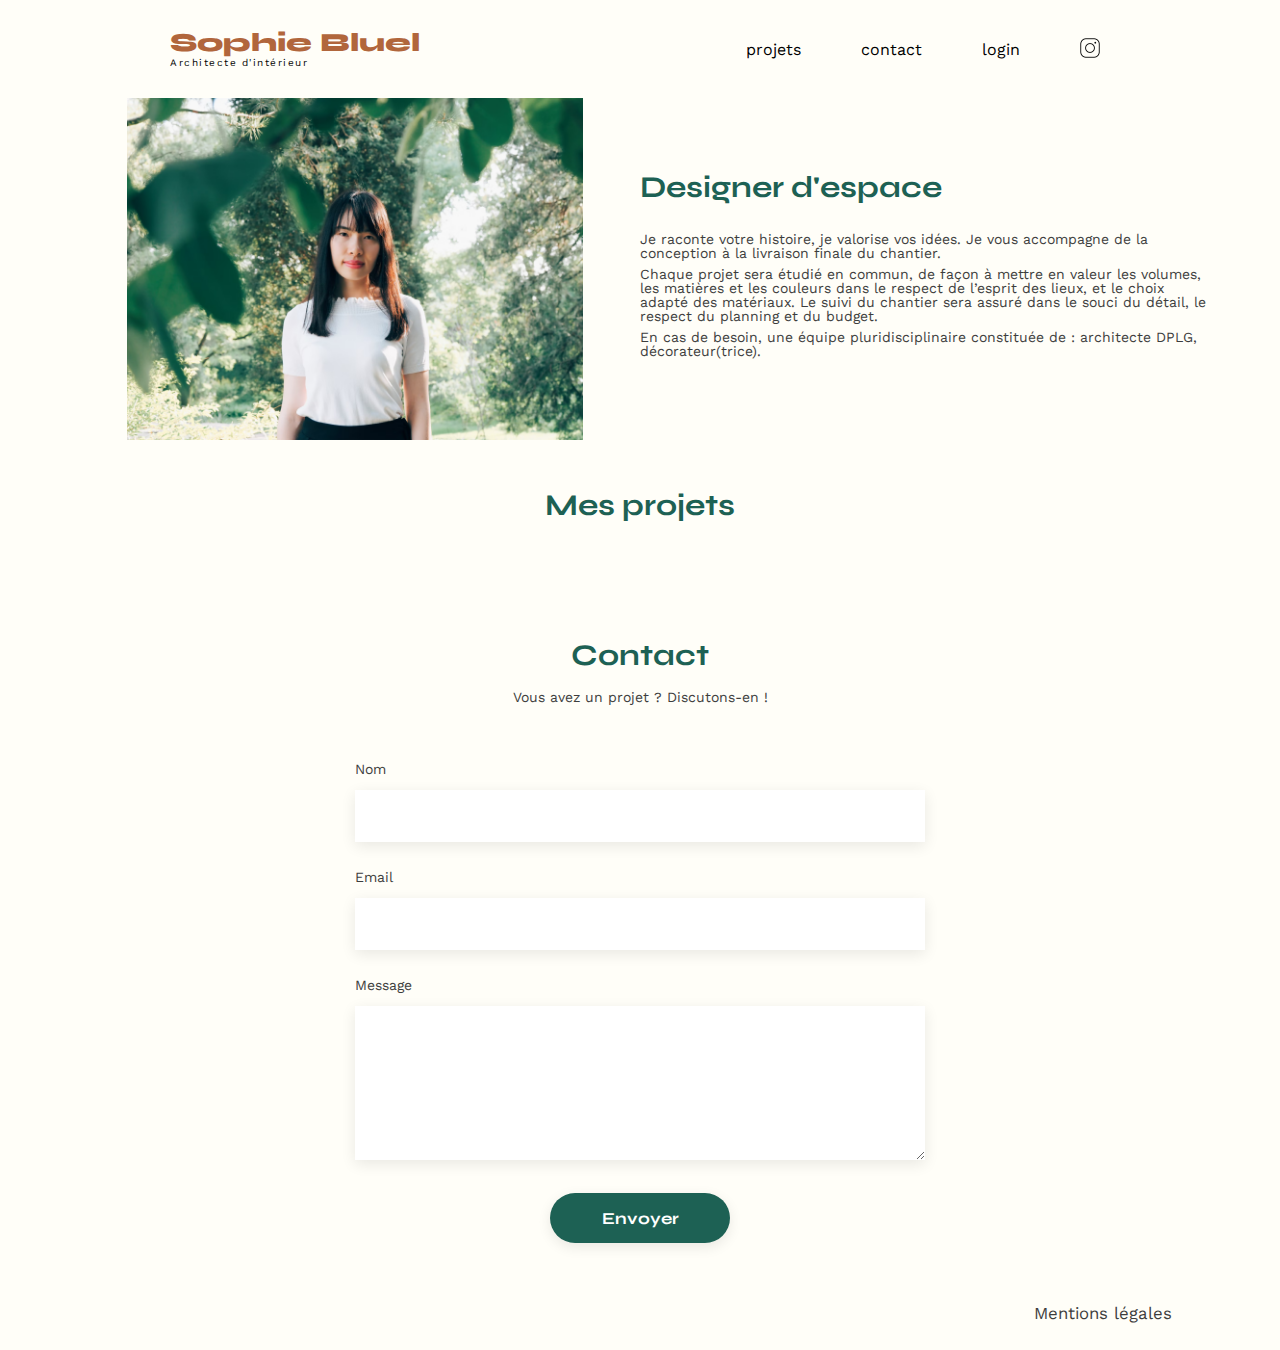
<file: FrontEnd/index.html>
<!DOCTYPE html>
<html lang="fr">
<head>
  <meta charset="UTF-8" />
  <title>Sophie Bluel - Architecte d'intérieur</title>
  <meta name="viewport" content="width=device-width, initial-scale=1.0" />

  <!-- Polices et icônes -->
  <link rel="preconnect" href="https://fonts.googleapis.com" />
  <link rel="preconnect" href="https://fonts.gstatic.com" crossorigin />
  <link href="https://fonts.googleapis.com/css2?family=Syne:wght@700;800&family=Work+Sans&display=swap" rel="stylesheet" />
  <link rel="stylesheet" href="https://cdnjs.cloudflare.com/ajax/libs/font-awesome/6.4.2/css/all.min.css" />

  <!-- Styles -->
  <link rel="stylesheet" href="./assets/style.css" />
  <link rel="stylesheet" href="./assets/modal.css" />

  <meta name="description" content="Sophie Bluel, architecte d'intérieur à Paris. Découvrez mes projets et contactez-moi." />
</head>

<body>
  <header>
    <h1>Sophie Bluel <span>Architecte d'intérieur</span></h1>
    <nav>
      <ul>
        <li><a href="#portfolio">projets</a></li>
        <li><a href="#contact">contact</a></li>
        <li><a href="login.html">login</a></li>
        <li>
          <a href="https://www.instagram.com/">
            <img src="./assets/icons/instagram.png" alt="Logo Instagram de Sophie Bluel" />
          </a>
        </li>
      </ul>
    </nav>
  </header>

  <main>
    <!-- Introduction -->
    <div id="introduction">
      <figure>
        <img src="./assets/images/sophie-bluel.png" alt="Portrait de Sophie Bluel" />
      </figure>

      <article>
        <h2>Designer d'espace</h2>
        <p>Je raconte votre histoire, je valorise vos idées. Je vous accompagne de la conception à la livraison finale du chantier.</p>

        <p>Chaque projet sera étudié en commun, de façon à mettre en valeur les volumes, les matières et les couleurs dans le respect de l’esprit des lieux, et le choix adapté des matériaux. Le suivi du chantier sera assuré dans le souci du détail, le respect du planning et du budget.</p>

        <p>En cas de besoin, une équipe pluridisciplinaire constituée de : architecte DPLG, décorateur(trice).</p>
      </article>
    </div>

    <!-- Portfolio -->
    <section id="portfolio">
      <h2>Mes projets</h2>
      <div class="filters"></div>
      <div class="gallery"></div>
    </section>

    <!-- Contact -->
    <section id="contact">
      <h2>Contact</h2>
      <p>Vous avez un projet ? Discutons-en !</p>

      <form action="#" method="post">
        <label for="name">Nom</label>
        <input type="text" id="name" required />

        <label for="email">Email</label>
        <input type="email" id="email" required />

        <label for="message">Message</label>
        <textarea id="message" cols="30" rows="10" required></textarea>

        <input type="submit" value="Envoyer" />
      </form>
    </section>
  </main>

  <!-- Modale principale -->
  <div id="modal" class="modal" aria-hidden="true">
    <div class="modal-overlay"></div>
    <div class="modal-container">
      <button class="modal-close" aria-label="Fermer la modale">&times;</button>

      <!-- Galerie de la modale -->
      <div class="modal-gallery-section">
        <h3>Galerie photo</h3>
        <div class="modal-gallery"></div>
        <hr />
        <button class="add-photo-btn">Ajouter une photo</button>
      </div>

      <!-- Formulaire d'ajout de photo -->
      <div class="modal-form-section" style="display: none;">
        <button class="back-btn" aria-label="Retour à la galerie">←</button>
        <h3>Ajout photo</h3>

        <form id="add-photo-form">
          <label for="image">Image</label>

          <div class="upload-wrapper">
            <button type="button" class="upload-btn">+ Ajouter photo</button>
            <input type="file" id="image" name="image" accept="image/*" />
            <p class="upload-hint">jpg, png : 4mo max</p>
          </div>

          <label for="title">Titre</label>
          <input type="text" id="title" name="title" required />

          <label for="category">Catégorie</label>
          <div class="select-wrapper">
            <select id="category" name="category">
              <option value="">-- Sélectionnez une catégorie --</option>
            </select>
          </div>

          <button type="submit">Valider</button>
        </form>
      </div>
    </div>
  </div>

  <footer>
    <nav>
      <ul>
        <li>Mentions légales</li>
      </ul>
    </nav>
  </footer>

  <script type="module" src="./script.js"></script>
</body>
</html>
</file>
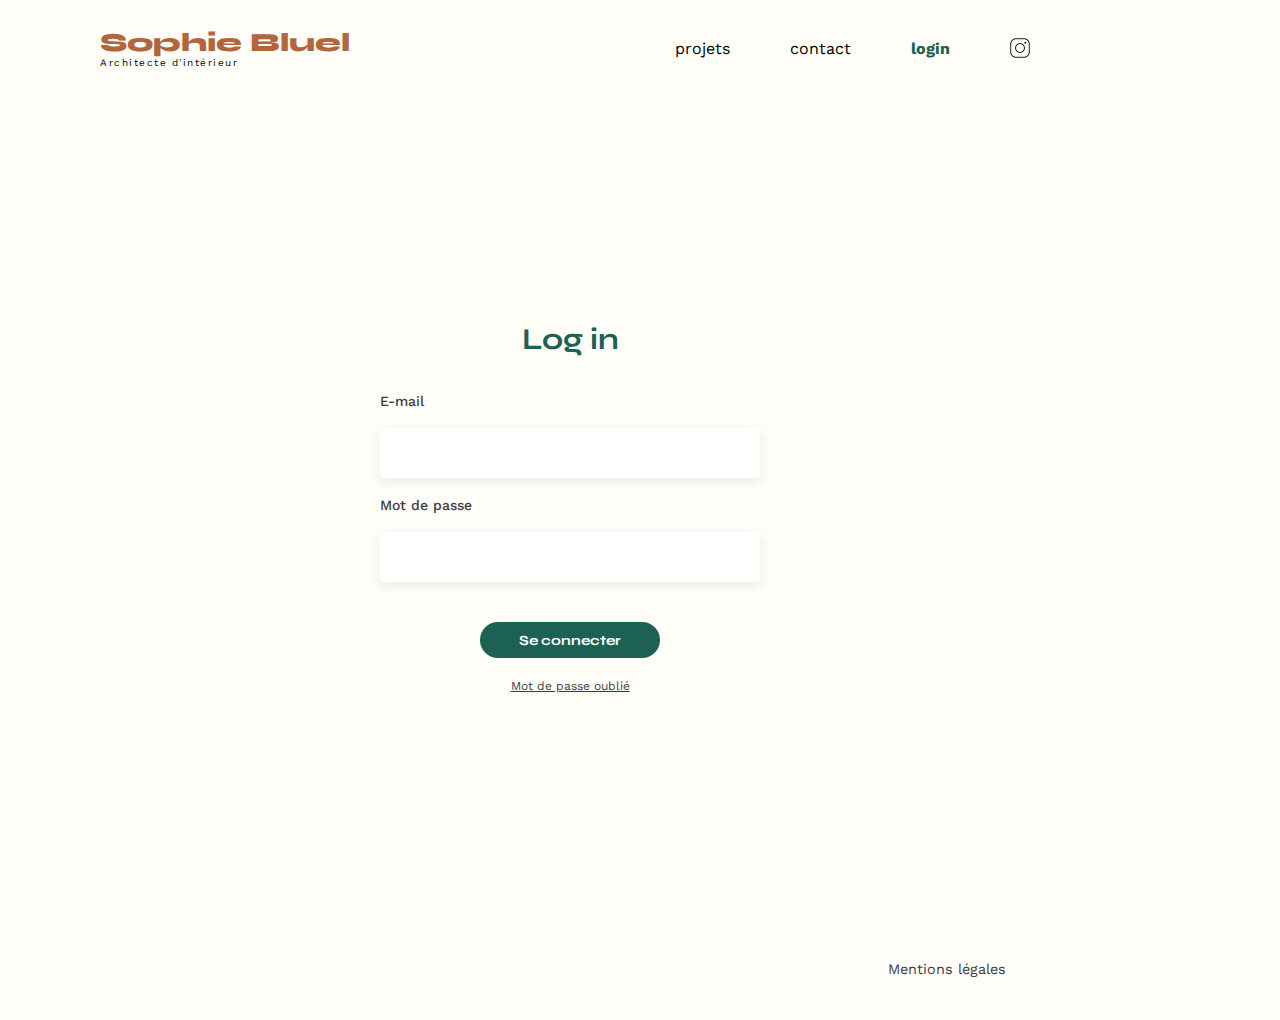
<file: FrontEnd/login.html>
<!DOCTYPE html>
<html lang="fr">
<head>
  <meta charset="UTF-8">
  <title>Connexion - Sophie Bluel</title>
  <meta name="viewport" content="width=device-width, initial-scale=1.0">

  <!-- Polices et styles -->
  <link href="https://fonts.googleapis.com/css2?family=Syne:wght@700;800&family=Work+Sans&display=swap" rel="stylesheet">
  <link rel="stylesheet" href="./assets/style.css">
  <link rel="stylesheet" href="./assets/login.css">

  <meta name="description" content="Page de connexion pour accéder à l’espace administrateur du portfolio Sophie Bluel.">
</head>

<body>
<header>
  <h1>Sophie Bluel <span>Architecte d'intérieur</span></h1>
  <nav>
    <ul>
      <!-- Liens harmonisés avec index.html -->
      <li><a href="index.html#portfolio">projets</a></li>
      <li><a href="index.html#contact">contact</a></li>
      <li><a href="login.html" class="active">login</a></li>
      <li><img src="./assets/icons/instagram.png" alt="Logo Instagram de Sophie Bluel"></li>
    </ul>
  </nav>
</header>

<main>
  <section id="login">
    <h2>Log in</h2>
    <!-- Ajout d'un id pour le script JS -->
    <form id="login-form" method="POST" action="">
      <label for="email">E-mail</label>
      <input type="email" id="email" name="email" required>

      <label for="password">Mot de passe</label>
      <input type="password" id="password" name="password" required>

      <input type="submit" value="Se connecter">
    </form>
    <p><a href="#">Mot de passe oublié</a></p>
  </section>
</main>

<footer>
  <nav>
    <ul>
      <li>Mentions légales</li>
    </ul>
  </nav>
</footer>

<script src="./login.js"></script>
</body>
</html>
</file>
<file: FrontEnd/assets/modal.css>
/* ==========================================================
   ===  MODALE - STYLES GÉNÉRAUX  ==========================
   ========================================================== */

/* Conteneur principal de la modale (invisible par défaut) */
.modal {
  position: fixed;
  top: 0; left: 0;
  width: 100%; height: 100%;
  display: none;
  justify-content: center;
  align-items: center;
  z-index: 1000;
}

/* Quand la modale est active */
.modal.active {
  display: flex;
}

/* Fond sombre semi-transparent derrière la modale */
.modal-overlay {
  position: absolute;
  width: 100%; height: 100%;
  background: rgba(0, 0, 0, 0.6);
}

/* Conteneur interne avec scroll si le contenu dépasse */
.modal-container {
  position: relative;
  background: #fff;
  padding: 20px 20px 40px;
  border-radius: 10px;
  width: 600px;
  max-width: 90%;
  z-index: 2;
  max-height: 90vh;
  overflow-y: auto;
  scrollbar-width: thin;
}

/* Empêche le body de défiler quand la modale est ouverte */
body.modal-open {
  overflow: hidden;
}

/* Bouton de fermeture (croix) */
.modal-close {
  position: absolute;
  top: 10px; right: 15px;
  background: none;
  border: none;
  font-size: 1.5rem;
  cursor: pointer;
}

/* ==========================================================
   ===  SECTION GALERIE DANS LA MODALE  =====================
   ========================================================== */

.modal-gallery-section {
  display: flex;
  flex-direction: column;
  align-items: center;
  padding: 30px 40px;
  gap: 25px;
}

.modal-gallery-section h3 {
  font-family: 'Work Sans', sans-serif;
  font-weight: 400;
  font-size: 26px;
  color: #000;
  text-align: center;
}

/* Grille des miniatures */
.modal-gallery {
  display: grid;
  grid-template-columns: repeat(5, 1fr);
  gap: 15px;
  margin-bottom: 30px;
}

.modal-item {
  position: relative;
}

.modal-item img {
  width: 100%;
  height: 100px;
  object-fit: cover;
  border-radius: 5px;
}

/* Icône de suppression (poubelle) */
.delete-icon {
  position: absolute;
  top: 6px;
  right: 6px;
  background: rgba(0, 0, 0, 0.7);
  color: #fff;
  border-radius: 4px;
  padding: 5px;
  font-size: 0.8rem;
  cursor: pointer;
  transition: background 0.2s ease;
}

/* ==========================================================
   ===  SECTION FORMULAIRE D’AJOUT DE PHOTO  ================
   ========================================================== */

.modal-form-section {
  display: flex;
  flex-direction: column;
  align-items: center;
  padding: 40px 60px;
  gap: 25px;
}

/* Titre du formulaire */
.modal-form-section h3 {
  font-family: 'Work Sans', sans-serif;
  font-weight: 400;
  font-size: 26px;
  color: #000;
  text-align: center;
}

/* Structure globale du formulaire */
#add-photo-form {
  display: flex;
  flex-direction: column;
  align-items: stretch;
  justify-content: center;
  gap: 20px;
  width: 420px;
  max-width: 100%;
  position: relative;
}

/* ==========================================================
   ===  ZONE DE TÉLÉVERSEMENT D’IMAGE =======================
   ========================================================== */

#image {
  width: 100%;
  height: 250px;
  border: none;
  border-radius: 5px;
  background-color: #E8F1F6;
  cursor: pointer;
  position: relative;
  color: transparent;
  overflow: hidden;
  margin-bottom: 15px;
  box-sizing: border-box;
}

/* Cache le bouton natif */
#image::file-selector-button {
  visibility: hidden;
}

/* Icône principale (Font Awesome) */
#image::before {
  content: "\f03e";
  font-family: "Font Awesome 6 Free";
  font-weight: 400;
  font-size: 60px;
  color: #B9C5CC;
  position: absolute;
  top: 25%;
  left: 50%;
  transform: translate(-50%, -50%);
}

/* Bouton “+ Ajouter photo” */
#image::after {
  content: "+ Ajouter photo";
  font-family: "Work Sans", sans-serif;
  font-size: 14px;
  font-weight: 500;
  color: #306685;
  background-color: #CBD6DC;
  border-radius: 25px;
  padding: 10px 24px;
  position: absolute;
  top: 55%;
  left: 50%;
  transform: translate(-50%, -50%);
  text-align: center;
  z-index: 2;
}

/* Texte d’aide */
.upload-wrapper {
  background-color: #E8F1F6;
  border-radius: 5px;
  height: 250px;
  display: flex;
  flex-direction: column;
  justify-content: center;
  align-items: center;
  position: relative;
  text-align: center;
  overflow: hidden;
}

/* Icône au-dessus du bouton */
.upload-icon {
  font-size: 60px;
  color: #B9C5CC;
  margin-bottom: 10px;
}

/* Bouton “+ Ajouter photo” */
.upload-btn {
  background-color: #CBD6DC;
  color: #306685;
  font-family: "Work Sans", sans-serif;
  font-weight: 500;
  font-size: 14px;
  border: none;
  border-radius: 25px;
  padding: 10px 24px;
  cursor: pointer;
  transition: background-color 0.3s ease;
}

/* Input transparent et invisible mais cliquable */
#image {
  position: absolute;
  inset: 0;
  opacity: 0;
  cursor: pointer;
}

.upload-btn:hover {
  background-color: #b7c7cf;
}

/* Bouton et icône */
.upload-hint {
  font-family: "Work Sans", sans-serif;
  font-size: 12px;
  color: #777;
  margin-top: 8px;
}

/* Masquer le texte quand une image est prévisualisée */
.upload-wrapper.has-preview .upload-hint {
  display: none;
}


/* Quand une image est prévisualisée */
.preview-image {
  width: 100%;
  max-height: 250px;
  object-fit: cover;
  border-radius: 8px;
  margin-bottom: 10px;
  display: block;
}

#image.has-preview {
  background-color: transparent;
}

#image.has-preview::before,
#image.has-preview::after {
  display: none;
}

/* ==========================================================
   ===  LABELS ET CHAMPS DU FORMULAIRE  =====================
   ========================================================== */

#add-photo-form label {
  font-family: 'Work Sans', sans-serif;
  font-weight: 600;
  font-size: 14px;
  color: #2C2C2C;
}

/* Champs texte et menu déroulant */
#add-photo-form input[type="text"],
#add-photo-form select {
  display: block;
  width: 100%;
  height: 50px;
  border: none;
  background-color: #FFF;
  box-shadow: 0px 4px 14px rgba(0, 0, 0, 0.09);
  font-size: 14px;
  padding: 0 40px 0 12px; /* espace à droite pour l’icône */
  border-radius: 5px;
  box-sizing: border-box;
  cursor: pointer;
  appearance: none;
}

/* ==========================================================
   ===  ICÔNE CHEVRON DU MENU DÉROULANT  ====================
   ========================================================== */

/* Conteneur relatif pour le chevron */
.select-wrapper {
  position: relative;
}

/* Chevron centré verticalement */
.select-wrapper::after {
  content: "\f078";
  font-family: "Font Awesome 6 Free";
  font-weight: 900;
  font-size: 14px;
  color: #3D3D3D;
  position: absolute;
  right: 15px;
  top: 50%;
  transform: translateY(-50%);
  pointer-events: none;
}

/* ==========================================================
   ===  SÉPARATEUR ET BOUTON DE VALIDATION ==================
   ========================================================== */

.modal-form-section hr {
  width: 100%;
  border: none;
  border-top: 1px solid #B3B3B3;
  margin-top: 20px;
}

/* Bouton "Valider" */
#add-photo-form button[type="submit"] {
  width: 230px;
  height: 36px;
  border-radius: 60px;
  background-color: #A7A7A7;
  color: white;
  font-family: 'Syne', sans-serif;
  font-weight: 700;
  font-size: 14px;
  border: none;
  align-self: center;
  margin-top: 10px;
  cursor: pointer;
  transition: background-color 0.3s ease;
}

#add-photo-form button[type="submit"]:hover {
  background-color: #1D6154;
}

/* ==========================================================
   ===  BOUTON "AJOUTER UNE PHOTO" DANS LA GALERIE ==========
   ========================================================== */

.add-photo-btn {
  display: block;
  margin: 0 auto;
  background-color: #1D6154;
  color: white;
  font-family: 'Syne', sans-serif;
  font-weight: 700;
  font-size: 14px;
  padding: 10px 40px;
  border-radius: 60px;
  border: none;
  cursor: pointer;
  transition: background-color 0.3s ease;
}

.add-photo-btn:hover {
  background-color: #155146;
}
</file>
<file: FrontEnd/assets/login.css>
/* === PAGE LOGIN === */
body {
  font-family: "Work Sans", sans-serif;
  background-color: #FFFEF8;
  color: #3D3D3D;
  margin: 0;
  padding: 0;
}

/* === HEADER === */
header {
  display: flex;
  justify-content: space-between;
  align-items: center;
  padding: 30px 100px;
}

header h1 {
  font-family: "Syne", sans-serif;
  font-size: 26px;
  font-weight: 800;
  color: #B1663C;
  margin: 0;
}

header h1 span {
  display: block;
  font-family: "Work Sans", sans-serif;
  font-size: 10px;
  font-weight: 400;
  color: #000000;
  margin-top: 2px;
}

header nav ul {
  list-style: none;
  display: flex;
  align-items: center;
  gap: 40px;
  margin: 0;
  padding: 0;
}

header nav ul li a {
  text-decoration: none;
  font-size: 16px;
  color: #000000;
  font-weight: 400;
  transition: opacity 0.2s ease;
}

header nav ul li a:hover {
  opacity: 0.6;
}

header nav ul li a.active {
  color: #1D6154;
  font-weight: 700;
}

header nav ul li img {
  width: 20px;
  height: 20px;
}

/* === SECTION LOGIN === */
#login {
  display: flex;
  flex-direction: column;
  align-items: center;
  justify-content: center;
  min-height: 80vh;
  text-align: center;
}

/* Başlık */
#login h2 {
  font-family: "Syne", sans-serif;
  font-weight: 700;
  font-size: 30px;
  color: #1D6154;
  margin-bottom: 40px;
}

/* Form */
#login form {
  display: flex;
  flex-direction: column;
  width: 380px;
  max-width: 90%;
  gap: 20px;
  text-align: left;
}

/* Label */
#login label {
  font-weight: 500;
  font-size: 14px;
  color: #3D3D3D;
}

/* Input alanları */
#login input[type="email"],
#login input[type="password"] {
  width: 100%;
  height: 50px;
  border: none;
  background-color: #FFF;
  box-shadow: 0px 4px 14px rgba(0, 0, 0, 0.09);
  font-size: 14px;
  padding: 0 12px;
  border-radius: 4px;
  box-sizing: border-box;
}

/* Buton “Se connecter” */
#login input[type="submit"] {
  width: 180px;
  height: 36px;
  border-radius: 60px;
  background-color: #1D6154;
  color: #FFF;
  font-family: "Syne", sans-serif;
  font-weight: 700;
  font-size: 14px;
  border: none;
  margin: 20px auto 0;
  cursor: pointer;
  transition: background-color 0.3s ease, transform 0.1s ease;
  display: block;
}

#login input[type="submit"]:hover {
  background-color: #155146;
  transform: scale(1.02);
}

/* “Mot de passe oublié” */
#login p {
  margin-top: 20px;
}

#login p a {
  font-size: 12px;
  color: #3D3D3D;
  text-decoration: underline;
}

/* === FOOTER === */
footer {
  text-align: right;
  padding: 20px 100px;
  font-size: 12px;
  color: #3D3D3D;
}
</file>
<file: FrontEnd/assets/style.css>
/* http://meyerweb.com/eric/tools/css/reset/
   v2.0 | 20110126
   License: none (public domain)
*/

html, body, div, span, applet, object, iframe,
h1, h2, h3, h4, h5, h6, p, blockquote, pre,
a, abbr, acronym, address, big, cite, code,
del, dfn, em, img, ins, kbd, q, s, samp,
small, strike, strong, sub, sup, tt, var,
b, u, i, center,
dl, dt, dd, ol, ul, li,
fieldset, form, label, legend,
table, caption, tbody, tfoot, thead, tr, th, td,
article, aside, canvas, details, embed,
figure, figcaption, footer, header, hgroup,
menu, nav, output, ruby, section, summary,
time, mark, audio, video {
	margin: 0;
	padding: 0;
	border: 0;
	font-size: 100%;
	font: inherit;
	vertical-align: baseline;
}
/* HTML5 display-role reset for older browsers */
article, aside, details, figcaption, figure,
footer, header, hgroup, menu, nav, section {
	display: block;
}
body {
  line-height: 1;
  font-family: "Work Sans", sans-serif;
  background-color: #FFFEF8;
  color: #3D3D3D;
  margin: 0;
  padding: 0;
}

ol, ul {
	list-style: none;
}
blockquote, q {
	quotes: none;
}
blockquote:before, blockquote:after,
q:before, q:after {
	content: '';
	content: none;
}
table {
	border-collapse: collapse;
	border-spacing: 0;
}
/** end reset css**/
body {
	max-width: 1140px;
	margin:auto;
	font-family: 'Work Sans' ;
	font-size: 14px;
}
header {
  display: flex;
  justify-content: space-between;
  align-items: center;
  padding: 30px 100px;
}

header h1 {
  font-family: "Syne", sans-serif;
  font-size: 26px;
  font-weight: 800;
  color: #B1663C;
  margin: 0;
}

header h1 span {
  display: block;
  font-family: "Work Sans", sans-serif;
  font-size: 10px;
  font-weight: 400;
  letter-spacing: 1.5px;
  color: #000000;
  margin-top: 2px;
}

/* === NAVIGATION === */
header nav ul {
  list-style: none;
  display: flex;
  align-items: center;
  gap: 40px;
  margin: 0;
  padding: 0;
}

header nav ul li a {
  text-decoration: none;
  font-size: 16px;
  color: #000000;
  font-weight: 400; 
  transition: color 0.2s ease, opacity 0.2s ease;
}

header nav ul li a:hover {
  opacity: 0.6;
}

header nav ul li a.active,
header nav ul li a:focus,
header nav ul li a:visited.active {
  color: #000000; 
  font-weight: 700;
}

header nav ul li img {
  width: 20px;
  height: 20px;
}

section {
	margin: 50px 0
}

h1{
	display: flex;
	flex-direction: column;
	font-family: 'Syne';
	font-size: 22px;
	font-weight: 800;
	color: #B1663C
}

h1 > span {
	font-family: 'Work Sans';
	font-size:10px;
	letter-spacing: 0.1em;
;
}

h2{
	font-family: 'Syne';
	font-weight: 700;
	font-size: 30px;
	color: #1D6154
}
nav ul {
	display: flex;
	align-items: center;
	list-style-type: none;

}
nav li {
	padding: 0 10px;
	font-size: 1.2em;
}

li:hover {
	color: #B1663C;
}
#introduction {
	display: flex;
	align-items: center;
}
#introduction figure {
	flex: 1
}
#introduction img {
	display: block;
	margin: auto;
	width: 80%;
}

#introduction article {
	flex: 1
}
#introduction h2 {
	margin-bottom: 1em;
}

#introduction p {
	margin-bottom: 0.5em;
}
#portfolio h2 {
	text-align: center;
	margin-bottom: 1em;
}
/* === FILTRES === */
.filters {
  display: flex;
  justify-content: center;
  gap: 15px;
  margin-bottom: 40px;
}

.filters button {
  font-family: "Syne", sans-serif;
  font-weight: 700;
  font-size: 14px;
  color: #1D6154;
  border: 1px solid #1D6154;
  background-color: transparent;
  border-radius: 25px;
  padding: 10px 25px;
  cursor: pointer;
  transition: all 0.2s ease;
}

.filters button.active,
.filters button:hover {
  background-color: #1D6154;
  color: white;
}
.gallery {
	width: 100%;
	display: grid;
	grid-template-columns: 1fr 1fr 1fr;
	grid-column-gap: 20px;
	grid-row-gap: 20px;
}

.gallery img {
  width: 100%;
  aspect-ratio: 3 / 4; 
  object-fit: cover;
}

.gallery figure {
  width: 250px;
  height: 350px;
  overflow: hidden; 
}


#contact {
	width: 50%;
margin: auto;
}
#contact > * {
	text-align: center;

}
#contact h2{
	margin-bottom: 20px;
}
#contact form {
	text-align: left;
	margin-top:30px;
	display: flex;
	flex-direction: column;
}

#contact input {
	height: 50px;
	font-size: 1.2em;
	border: none;
	box-shadow: 0px 4px 14px rgba(0, 0, 0, 0.09);
}
#contact label {
	margin: 2em 0 1em 0;
}
#contact textarea {
	border: none;
	box-shadow: 0px 4px 14px rgba(0, 0, 0, 0.09);
}

input[type="submit"]{
	font-family: 'Syne';
	font-weight: 700;
	color: white;
	background-color: #1D6154;
	margin : 2em auto ;
	width: 180px;
	text-align: center;
	border-radius: 60px ;
}

footer nav ul {
	display: flex;
	justify-content: flex-end;
	margin: 2em
}

/* === BARRE D’ÉDITION === */
.edit-bar {
  position: fixed;
  top: 0; left: 0;
  width: 100%;
  background-color: black;
  color: white;
  display: flex;
  justify-content: center;
  align-items: center;
  gap: 10px;
  padding: 10px 0;
  font-family: 'Work Sans';
  font-size: 14px;
  z-index: 1000;
}

.edit-bar i {
  font-size: 14px;
}

body.with-edit-bar {
  margin-top: 60px;
}

/* === SECTION PORTFOLIO === */
#portfolio {
  text-align: center;
}

#portfolio h2 {
  display: inline-flex;
  align-items: center;
  justify-content: center;
  gap: 16px;
}

/* Bouton “Modifier” */
.edit-btn {
  background: none;
  border: none;
  color: #000;
  font-size: 14px;
  cursor: pointer;
  display: inline-flex;
  align-items: center;
  gap: 8px;
  padding-top: 4px;
  margin-left: 10px;
  transition: opacity 0.2s ease;
}

.edit-btn i {
  font-size: 14px;
}

.edit-btn:hover {
  opacity: 0.7;
}
</file>
